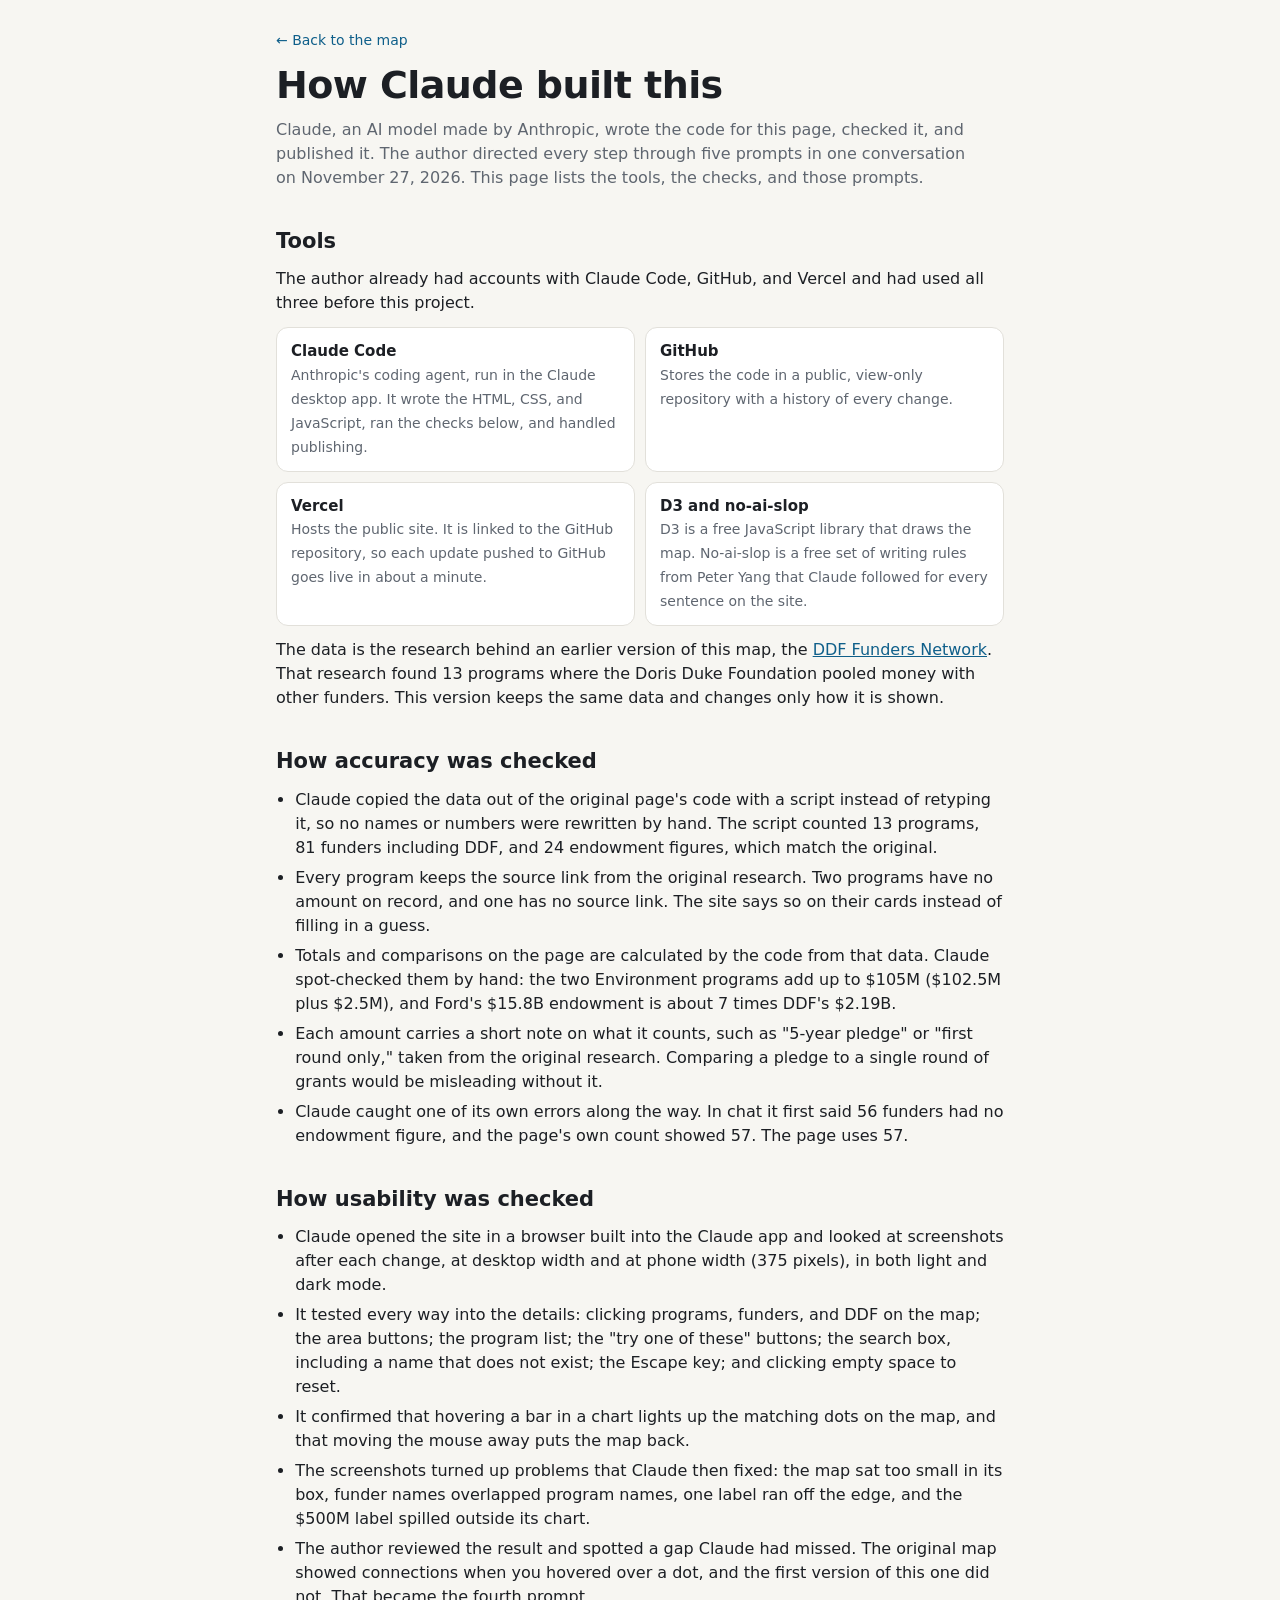
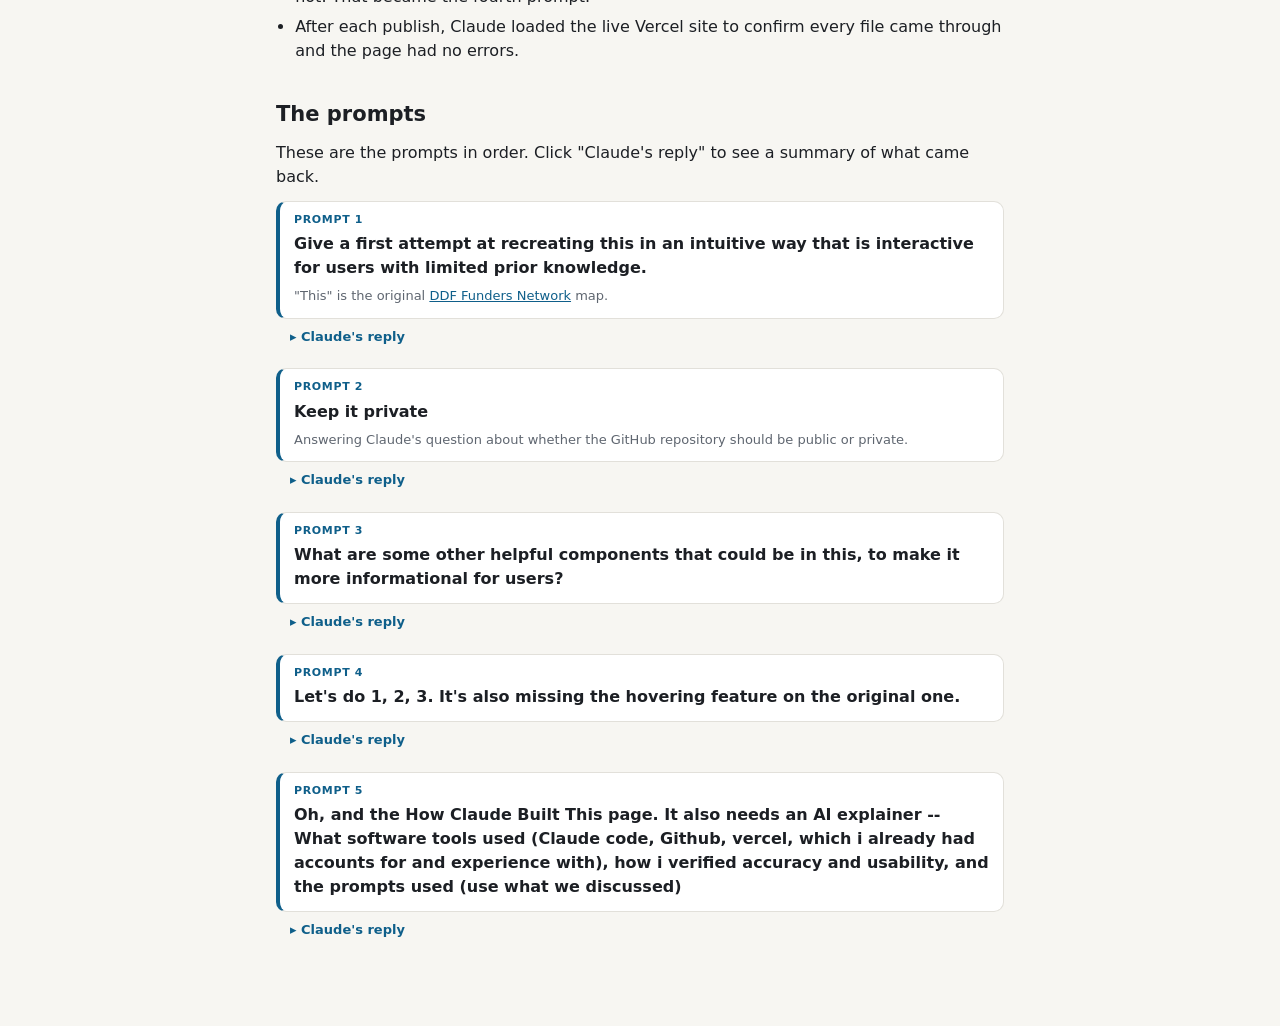
<file: how-claude-built-this.html>
<!doctype html>
<html lang="en">
<head>
<meta charset="utf-8">
<meta name="viewport" content="width=device-width, initial-scale=1">
<title>How Claude Built This</title>
<meta name="description" content="The tools, checks, and prompts behind the simpler DDF funders map.">
<link rel="stylesheet" href="styles.css">
<style>
  .page { max-width: 760px; margin: 0 auto; padding: 28px 16px 64px; }
  .page h1 { font-size: clamp(26px, 5vw, 38px); line-height: 1.15; letter-spacing: -0.015em; margin: 12px 0 10px; }
  .page h2 { font-size: 21px; margin: 36px 0 10px; }
  .page h3 { font-size: 16px; margin: 22px 0 6px; }
  .page p, .page li { font-size: 16px; }
  .page p { margin: 0 0 12px; }
  .page ul { margin: 0 0 12px; padding-left: 1.2em; }
  .page li { margin-bottom: 6px; }
  .lede { color: var(--muted); }
  .back { font-size: 14px; text-decoration: none; }
  .back:hover { text-decoration: underline; }
  .tools { display: grid; grid-template-columns: 1fr 1fr; gap: 10px; margin: 6px 0 12px; }
  .tool { background: var(--surface); border: 1px solid var(--line); border-radius: 12px; padding: 12px 14px; }
  .tool b { display: block; font-size: 15px; }
  .tool span { font-size: 14px; color: var(--muted); }
  .turn { margin: 0 0 22px; }
  .you { background: var(--surface); border: 1px solid var(--line); border-left: 4px solid var(--accent); border-radius: 10px; padding: 10px 14px 12px; }
  .lab { font-size: 11px; letter-spacing: .06em; text-transform: uppercase; color: var(--muted); font-weight: 650; margin-bottom: 4px; }
  .you .lab { color: var(--accent); }
  .you p { margin: 0; font-weight: 550; }
  .you .note { font-weight: 400; font-size: 13px; color: var(--muted); margin-top: 6px; }
  details.reply { padding: 8px 14px 0; }
  details.reply summary { cursor: pointer; font-size: 13px; color: var(--accent); font-weight: 600; list-style: none; }
  details.reply summary::-webkit-details-marker { display: none; }
  details.reply summary::before { content: "\25B8  "; }
  details.reply[open] summary::before { content: "\25BE  "; }
  details.reply .body { margin-top: 8px; }
  details.reply .body p, details.reply .body li { font-size: 15px; }
  @media (max-width: 560px) { .tools { grid-template-columns: 1fr; } }
</style>
</head>
<body>
<main class="page">
  <a class="back" href="./">&larr; Back to the map</a>
  <h1>How Claude built this</h1>
  <p class="lede">Claude, an AI model made by Anthropic, wrote the code for this page, checked it, and published it. The author directed every step through five prompts in one conversation on November 27, 2026. This page lists the tools, the checks, and those prompts.</p>

  <h2>Tools</h2>
  <p>The author already had accounts with Claude Code, GitHub, and Vercel and had used all three before this project.</p>
  <div class="tools">
    <div class="tool"><b>Claude Code</b><span>Anthropic's coding agent, run in the Claude desktop app. It wrote the HTML, CSS, and JavaScript, ran the checks below, and handled publishing.</span></div>
    <div class="tool"><b>GitHub</b><span>Stores the code in a public, view-only repository with a history of every change.</span></div>
    <div class="tool"><b>Vercel</b><span>Hosts the public site. It is linked to the GitHub repository, so each update pushed to GitHub goes live in about a minute.</span></div>
    <div class="tool"><b>D3 and no-ai-slop</b><span>D3 is a free JavaScript library that draws the map. No-ai-slop is a free set of writing rules from Peter Yang that Claude followed for every sentence on the site.</span></div>
  </div>
  <p>The data is the research behind an earlier version of this map, the <a href="https://ddf-constellation.vercel.app/">DDF Funders Network</a>. That research found 13 programs where the Doris Duke Foundation pooled money with other funders. This version keeps the same data and changes only how it is shown.</p>

  <h2>How accuracy was checked</h2>
  <ul>
    <li>Claude copied the data out of the original page's code with a script instead of retyping it, so no names or numbers were rewritten by hand. The script counted 13 programs, 81 funders including DDF, and 24 endowment figures, which match the original.</li>
    <li>Every program keeps the source link from the original research. Two programs have no amount on record, and one has no source link. The site says so on their cards instead of filling in a guess.</li>
    <li>Totals and comparisons on the page are calculated by the code from that data. Claude spot-checked them by hand: the two Environment programs add up to $105M ($102.5M plus $2.5M), and Ford's $15.8B endowment is about 7 times DDF's $2.19B.</li>
    <li>Each amount carries a short note on what it counts, such as "5-year pledge" or "first round only," taken from the original research. Comparing a pledge to a single round of grants would be misleading without it.</li>
    <li>Claude caught one of its own errors along the way. In chat it first said 56 funders had no endowment figure, and the page's own count showed 57. The page uses 57.</li>
  </ul>

  <h2>How usability was checked</h2>
  <ul>
    <li>Claude opened the site in a browser built into the Claude app and looked at screenshots after each change, at desktop width and at phone width (375 pixels), in both light and dark mode.</li>
    <li>It tested every way into the details: clicking programs, funders, and DDF on the map; the area buttons; the program list; the "try one of these" buttons; the search box, including a name that does not exist; the Escape key; and clicking empty space to reset.</li>
    <li>It confirmed that hovering a bar in a chart lights up the matching dots on the map, and that moving the mouse away puts the map back.</li>
    <li>The screenshots turned up problems that Claude then fixed: the map sat too small in its box, funder names overlapped program names, one label ran off the edge, and the $500M label spilled outside its chart.</li>
    <li>The author reviewed the result and spotted a gap Claude had missed. The original map showed connections when you hovered over a dot, and the first version of this one did not. That became the fourth prompt.</li>
    <li>After each publish, Claude loaded the live Vercel site to confirm every file came through and the page had no errors.</li>
  </ul>

  <h2>The prompts</h2>
  <p>These are the prompts in order. Click "Claude's reply" to see a summary of what came back.</p>

  <div class="turn">
    <div class="you"><div class="lab">Prompt 1</div>
      <p>Give a first attempt at recreating this in an intuitive way that is interactive for users with limited prior knowledge.</p>
      <p class="note">"This" is the original <a href="https://ddf-constellation.vercel.app/">DDF Funders Network</a> map.</p>
    </div>
    <details class="reply"><summary>Claude's reply</summary><div class="body">
      <p>Claude rebuilt the map around one question: who funds programs with the Doris Duke Foundation? DDF sits in the center, the 13 programs circle it, and each funder sits beside the programs it backs. Funders in two or more programs are gold and labeled.</p>
      <p>Clicking anything fades the rest of the map and opens a card with the amount, what the amount means, the full funder list, and the source. A "Start here" card offers three things to try. The year slider, zoom buttons, and dragging from the original were left out to keep the page simple.</p>
    </div></details>
  </div>

  <div class="turn">
    <div class="you"><div class="lab">Prompt 2</div>
      <p>Keep it private</p>
      <p class="note">Answering Claude's question about whether the GitHub repository should be public or private.</p>
    </div>
    <details class="reply"><summary>Claude's reply</summary><div class="body">
      <p>The repository stays private. The live site on Vercel is still public, so anyone with the link can view it.</p>
    </div></details>
  </div>

  <div class="turn">
    <div class="you"><div class="lab">Prompt 3</div>
      <p>What are some other helpful components that could be in this, to make it more informational for users?</p>
    </div>
    <details class="reply"><summary>Claude's reply</summary><div class="body">
      <p>Claude suggested nine additions, split by whether the data already existed:</p>
      <ul>
        <li>With existing data: (1) a timeline of when each program started, (2) a chart comparing program amounts, (3) a chart comparing funder sizes, (4) shareable links, and (5) a sources list with a data download.</li>
        <li>Needing new research: (6) a one-sentence description of each program, (7) a tag for pooled funds versus looser collaborations, (8) a note on what is missing from the research, and (9) a short "what is a pooled fund?" explainer.</li>
      </ul>
    </div></details>
  </div>

  <div class="turn">
    <div class="you"><div class="lab">Prompt 4</div>
      <p>Let's do 1, 2, 3. It's also missing the hovering feature on the original one.</p>
    </div>
    <details class="reply"><summary>Claude's reply</summary><div class="body">
      <p>Claude added the three charts under the map. The timeline shows that one program began in 2008 and the other 12 started between 2019 and 2026. The amount chart cuts Humanity AI's $500M bar short so the smaller programs stay readable. The funder chart marks DDF's size with a dashed line on every bar.</p>
      <p>For hovering, Claude matched the original. Hovering a dot fades everything it is not connected to and shows a pop-up with its details. Hovering a bar, a list entry, or a name on a card previews it on the map the same way.</p>
    </div></details>
  </div>

  <div class="turn">
    <div class="you"><div class="lab">Prompt 5</div>
      <p>Oh, and the How Claude Built This page. It also needs an AI explainer -- What software tools used (Claude code, Github, vercel, which i already had accounts for and experience with), how i verified accuracy and usability, and the prompts used (use what we discussed)</p>
    </div>
    <details class="reply"><summary>Claude's reply</summary><div class="body">
      <p>Claude wrote this page and linked it from the bottom of the map.</p>
    </div></details>
  </div>
</main>
</body>
</html>
</file>
<file: styles.css>
:root {
  --bg: #f7f6f2;
  --surface: #ffffff;
  --fg: #1c1f24;
  --muted: #5f6670;
  --line: #e2e0da;
  --link-line: #c9c6bf;
  --accent: #0f5f8a;
  --dim: 0.12;
  --arts: #8b46c9;
  --child: #c96a12;
  --env: #2f8a3e;
  --med: #2563c9;
  --ddf: #1c1f24;
  --halo: #f7f6f2;
  --shared: #b7791f;
  --bar: #b9b6ae;
  --font: system-ui, -apple-system, "Segoe UI", Roboto, sans-serif;
}
@media (prefers-color-scheme: dark) {
  :root:not([data-theme="light"]) {
    --bg: #15181c; --surface: #1e2227; --fg: #e8eaed; --muted: #a0a7b0; --line: #2c3138; --link-line: #3d434b;
    --accent: #6cc0ef; --arts: #b885ec; --child: #f0a050; --env: #6cc47a; --med: #79a6f2; --ddf: #e8eaed; --halo: #15181c; --shared: #f2c14e; --bar: #59606a;
    color-scheme: dark;
  }
}
:root[data-theme="dark"] {
  --bg: #15181c; --surface: #1e2227; --fg: #e8eaed; --muted: #a0a7b0; --line: #2c3138; --link-line: #3d434b;
  --accent: #6cc0ef; --arts: #b885ec; --child: #f0a050; --env: #6cc47a; --med: #79a6f2; --ddf: #e8eaed; --halo: #15181c; --shared: #f2c14e; --bar: #59606a;
  color-scheme: dark;
}

* { box-sizing: border-box; }
html { -webkit-text-size-adjust: 100%; }
body { margin: 0; background: var(--bg); color: var(--fg); font-family: var(--font); line-height: 1.5; }
a { color: var(--accent); }
button { font: inherit; color: inherit; }
button:focus-visible, input:focus-visible, a:focus-visible, .node:focus-visible { outline: 2px solid var(--accent); outline-offset: 2px; }

.wrap { max-width: 1240px; margin: 0 auto; padding: 28px 16px 48px; }
.top h1 { font-size: clamp(24px, 4.4vw, 36px); line-height: 1.15; letter-spacing: -0.015em; margin: 0 0 10px; font-weight: 650; }
.lede { margin: 0; max-width: 68ch; color: var(--muted); font-size: 16px; }

/* Area buttons */
.areas { display: flex; flex-wrap: wrap; gap: 8px; margin: 20px 0 14px; }
.area-btn { display: inline-flex; align-items: center; gap: 8px; border: 1px solid var(--line); background: var(--surface); border-radius: 999px; padding: 6px 14px; cursor: pointer; font-size: 14px; }
.area-btn .sw { width: 10px; height: 10px; border-radius: 50%; }
.area-btn .n { color: var(--muted); font-variant-numeric: tabular-nums; }
.area-btn[aria-pressed="true"] { background: var(--fg); color: var(--bg); border-color: var(--fg); }
.area-btn[aria-pressed="true"] .n { color: inherit; opacity: .75; }
.area-btn:hover { border-color: var(--muted); }

/* Two columns: map and panel */
.layout { display: grid; grid-template-columns: minmax(0, 1fr) 360px; gap: 20px; align-items: start; }
.map { position: relative; background: var(--surface); border: 1px solid var(--line); border-radius: 14px; padding: 8px; }
#map { display: block; width: 100%; height: auto; max-height: 82vh; touch-action: manipulation; }
#map .bg { fill: transparent; }

.link { stroke: var(--link-line); stroke-width: 1; fill: none; transition: opacity .2s, stroke .2s; }
.link.spoke { stroke-dasharray: 2 4; }
.node { cursor: pointer; transition: opacity .2s; }
.node circle { transition: stroke-width .15s; }
.node.prog circle { stroke: var(--surface); stroke-width: 2; }
.node.prog.no-amt circle { fill-opacity: .25 !important; stroke-dasharray: 3 3; stroke-width: 2; }
.node.funder circle { stroke: var(--surface); stroke-width: 1; }
.node.funder.many circle { fill: var(--shared); stroke: var(--surface); stroke-width: 1.5; }
.node.ddf circle { fill: var(--ddf); }
.node.ddf text { fill: var(--bg); font-weight: 700; font-size: 15px; }
.node text { pointer-events: none; }
.plabel { font-size: 13px; font-weight: 600; fill: var(--fg); paint-order: stroke; stroke: var(--surface); stroke-width: 4px; stroke-linejoin: round; }
.flabel { font-size: 12px; fill: var(--fg); paint-order: stroke; stroke: var(--surface); stroke-width: 3px; stroke-linejoin: round; visibility: hidden; }
.flabel.show { visibility: visible; }
.node:hover circle { stroke: var(--fg); stroke-width: 2; }

/* Focus state: everything not related fades */
svg.focusing .node, svg.focusing .link { opacity: var(--dim); }
svg.focusing .node.hot, svg.focusing .link.hot { opacity: 1; }
svg.focusing .link.hot { stroke: var(--fg); stroke-width: 1.4; }
svg.focusing .node.picked circle { stroke: var(--fg); stroke-width: 3; }

.tip { position: absolute; pointer-events: none; background: var(--fg); color: var(--bg); padding: 8px 12px; border-radius: 10px; font-size: 13px; max-width: 280px; box-shadow: 0 4px 14px rgba(0,0,0,.18); line-height: 1.35; z-index: 5; }
.tip b { display: block; }

.key { display: flex; flex-wrap: wrap; gap: 6px 18px; margin: 4px 8px 6px; color: var(--muted); font-size: 13px; }
.k { display: inline-flex; align-items: center; gap: 6px; }
.k-prog { fill: var(--arts); }
.k-one { fill: var(--arts); fill-opacity: .55; }
.k-many { fill: var(--shared); }

/* Panel */
.panel { display: flex; flex-direction: column; gap: 16px; }
.card { background: var(--surface); border: 1px solid var(--line); border-radius: 14px; padding: 18px; scroll-margin-top: 12px; }
.card h2 { font-size: 20px; line-height: 1.25; margin: 6px 0 4px; }
.card .eyebrow { display: inline-flex; align-items: center; gap: 6px; font-size: 13px; color: var(--muted); }
.card .eyebrow .sw { width: 10px; height: 10px; border-radius: 50%; }
.card .big { font-size: 30px; font-weight: 700; letter-spacing: -0.01em; margin: 10px 0 0; font-variant-numeric: tabular-nums; }
.card .big.none { font-size: 18px; font-weight: 600; color: var(--muted); }
.card .basis { margin: 2px 0 0; color: var(--muted); font-size: 14px; }
.card p { margin: 10px 0 0; font-size: 15px; }
.card h3 { font-size: 13px; text-transform: uppercase; letter-spacing: .05em; color: var(--muted); margin: 16px 0 8px; font-weight: 600; }
.card .back { background: none; border: 0; padding: 0; color: var(--accent); cursor: pointer; font-size: 14px; }
.card .back:hover { text-decoration: underline; }
.card .src { display: inline-block; margin-top: 14px; font-size: 14px; }
.tries { display: flex; flex-direction: column; gap: 8px; margin-top: 12px; }
.try { text-align: left; border: 1px solid var(--line); background: var(--bg); border-radius: 10px; padding: 10px 12px; cursor: pointer; font-size: 14px; }
.try:hover { border-color: var(--muted); }

.chips { display: flex; flex-wrap: wrap; gap: 6px; }
.chip { display: inline-flex; align-items: center; gap: 6px; border: 1px solid var(--line); background: var(--bg); border-radius: 999px; padding: 4px 10px; font-size: 13px; cursor: pointer; }
.chip:hover { border-color: var(--muted); }
.chip .n { font-size: 11px; font-weight: 700; background: var(--fg); color: var(--bg); border-radius: 999px; padding: 0 6px; line-height: 16px; }
.chip.plain { cursor: default; }
.chip.plain:hover { border-color: var(--line); }

.find label { display: block; font-size: 14px; font-weight: 600; margin-bottom: 6px; }
.find input { width: 100%; font: inherit; font-size: 16px; padding: 9px 12px; border: 1px solid var(--line); border-radius: 10px; background: var(--surface); color: var(--fg); }
.find-miss { margin: 6px 0 0; font-size: 13px; color: var(--muted); }

.lists h2 { font-size: 15px; margin: 4px 0 8px; }
.lists h2 + .sub { margin-top: -6px; }
.lists .sub { font-size: 13px; color: var(--muted); margin: 0 0 8px; }
.lists > h2:not(:first-child) { margin-top: 20px; }
.group { margin-bottom: 10px; }
.group-h { display: flex; align-items: center; gap: 6px; font-size: 12px; text-transform: uppercase; letter-spacing: .05em; color: var(--muted); font-weight: 600; margin: 0 0 4px; }
.group-h .sw { width: 8px; height: 8px; border-radius: 50%; }
.prow { display: flex; justify-content: space-between; gap: 10px; width: 100%; text-align: left; background: none; border: 0; border-radius: 8px; padding: 6px 8px; cursor: pointer; font-size: 14px; }
.prow:hover { background: var(--bg); }
.prow[aria-current="true"] { background: var(--fg); color: var(--bg); }
.prow .amt { color: var(--muted); font-variant-numeric: tabular-nums; white-space: nowrap; }
.prow[aria-current="true"] .amt { color: inherit; opacity: .75; }

/* Charts under the map */
.more { margin-top: 28px; display: flex; flex-direction: column; gap: 20px; }
.two { display: grid; grid-template-columns: 1fr 1fr; gap: 20px; align-items: start; }
.chart { background: var(--surface); border: 1px solid var(--line); border-radius: 14px; padding: 18px; min-width: 0; }
.chart h2 { font-size: 18px; margin: 0 0 4px; }
.chart .sub { margin: 0 0 14px; color: var(--muted); font-size: 14px; max-width: 75ch; }
.chart .note { margin: 12px 0 0; color: var(--muted); font-size: 13px; }
.hint { margin: 0; color: var(--muted); font-size: 14px; }
.linked [data-go] { transition: opacity .2s; }
.linked.dimming [data-go]:not(.hot) { opacity: .28; }
.linked [data-go].picked { outline: 2px solid var(--fg); outline-offset: 1px; }

.timeline { display: flex; gap: 6px; align-items: stretch; overflow-x: auto; padding-bottom: 4px; }
.tl-col { flex: 1 1 0; min-width: 96px; display: flex; flex-direction: column; gap: 6px; }
.tl-col.gap, .tl-col.empty { flex: 0.55 1 0; min-width: 64px; }
.tl-year { font-size: 13px; font-weight: 650; border-bottom: 2px solid var(--line); padding-bottom: 4px; font-variant-numeric: tabular-nums; }
.tl-none { font-size: 12px; color: var(--muted); }
.tl-item { text-align: left; background: var(--bg); border: 1px solid var(--line); border-left: 4px solid var(--c); border-radius: 8px; padding: 6px 8px; cursor: pointer; font-size: 13px; line-height: 1.3; }
.tl-item:hover { border-color: var(--muted); border-left-color: var(--c); }
.tl-item .a { display: block; color: var(--muted); font-size: 12px; margin-top: 2px; font-variant-numeric: tabular-nums; }

.bars { display: flex; flex-direction: column; gap: 2px; }
.bar-row { display: grid; grid-template-columns: 150px minmax(0, 1fr); gap: 10px; align-items: center; width: 100%; background: none; border: 0; border-radius: 6px; padding: 4px 6px; text-align: left; cursor: pointer; font-size: 13px; }
.bar-row:hover { background: var(--bg); }
.bar-row .nm { line-height: 1.25; overflow-wrap: anywhere; }
.track { position: relative; display: flex; align-items: center; gap: 8px; min-height: 20px; }
.fill { height: 14px; border-radius: 3px; flex: 0 0 auto; min-width: 2px; }
.fill.cut { background-image: linear-gradient(115deg, transparent 0 calc(100% - 18px), var(--surface) calc(100% - 18px) calc(100% - 13px), transparent calc(100% - 13px) calc(100% - 8px), var(--surface) calc(100% - 8px) calc(100% - 3px), transparent calc(100% - 3px)); }
.val { white-space: normal; line-height: 1.25; font-variant-numeric: tabular-nums; font-weight: 600; }
.val .k { font-weight: 400; color: var(--muted); }
.val.none { font-weight: 400; color: var(--muted); }
.ref { position: absolute; top: -3px; bottom: -3px; width: 0; border-left: 1.5px dashed var(--fg); opacity: .55; pointer-events: none; }
.legend-row { display: flex; flex-wrap: wrap; gap: 4px 14px; margin: -6px 0 12px; font-size: 13px; color: var(--muted); }
.legend-row span { display: inline-flex; align-items: center; gap: 6px; }
.legend-row .sw { width: 10px; height: 10px; border-radius: 2px; display: inline-block; }
.ref-key { width: 0; height: 12px; border-left: 1.5px dashed var(--fg); opacity: .55; display: inline-block; }

.tip .hd { display: flex; justify-content: space-between; align-items: baseline; gap: 12px; }
.tip .cta { font-size: 11px; opacity: .7; white-space: nowrap; }
.tip .m { opacity: .8; font-size: 12px; }
.tip .amt { font-size: 18px; font-weight: 700; margin-top: 2px; }
.tip ul { list-style: none; margin: 6px 0 0; padding: 0; font-size: 12px; }
.tip li { margin-top: 2px; }
.tip .dot { display: inline-block; width: 8px; height: 8px; border-radius: 50%; margin-right: 6px; vertical-align: 0; }

.foot { margin-top: 28px; color: var(--muted); font-size: 14px; max-width: 80ch; }
.foot p { margin: 0 0 8px; }

@media (max-width: 900px) {
  .layout { grid-template-columns: minmax(0, 1fr); }
  .two { grid-template-columns: minmax(0, 1fr); }
  #map { max-height: none; }
}
@media (max-width: 520px) {
  .wrap { padding-top: 20px; }
  .lede { font-size: 15px; }
  .areas { flex-wrap: nowrap; overflow-x: auto; margin-left: -16px; margin-right: -16px; padding: 0 16px 4px; scrollbar-width: none; }
  .areas::-webkit-scrollbar { display: none; }
  .area-btn { flex: 0 0 auto; }
  .plabel { font-size: 19px; }
  .timeline { flex-direction: column; gap: 10px; }
  .tl-col, .tl-col.gap, .tl-col.empty { flex: none; min-width: 0; display: grid; grid-template-columns: 76px minmax(0, 1fr); gap: 6px; align-items: start; }
  .tl-col > :nth-child(n+3) { grid-column: 2; }
  .tl-year { border-bottom: 0; border-right: 2px solid var(--line); padding: 4px 0; }
  .bar-row { grid-template-columns: 108px minmax(0, 1fr); }
  .flabel { font-size: 15px; }
}
@media (prefers-reduced-motion: reduce) {
  * { transition: none !important; scroll-behavior: auto !important; }
}
</file>
